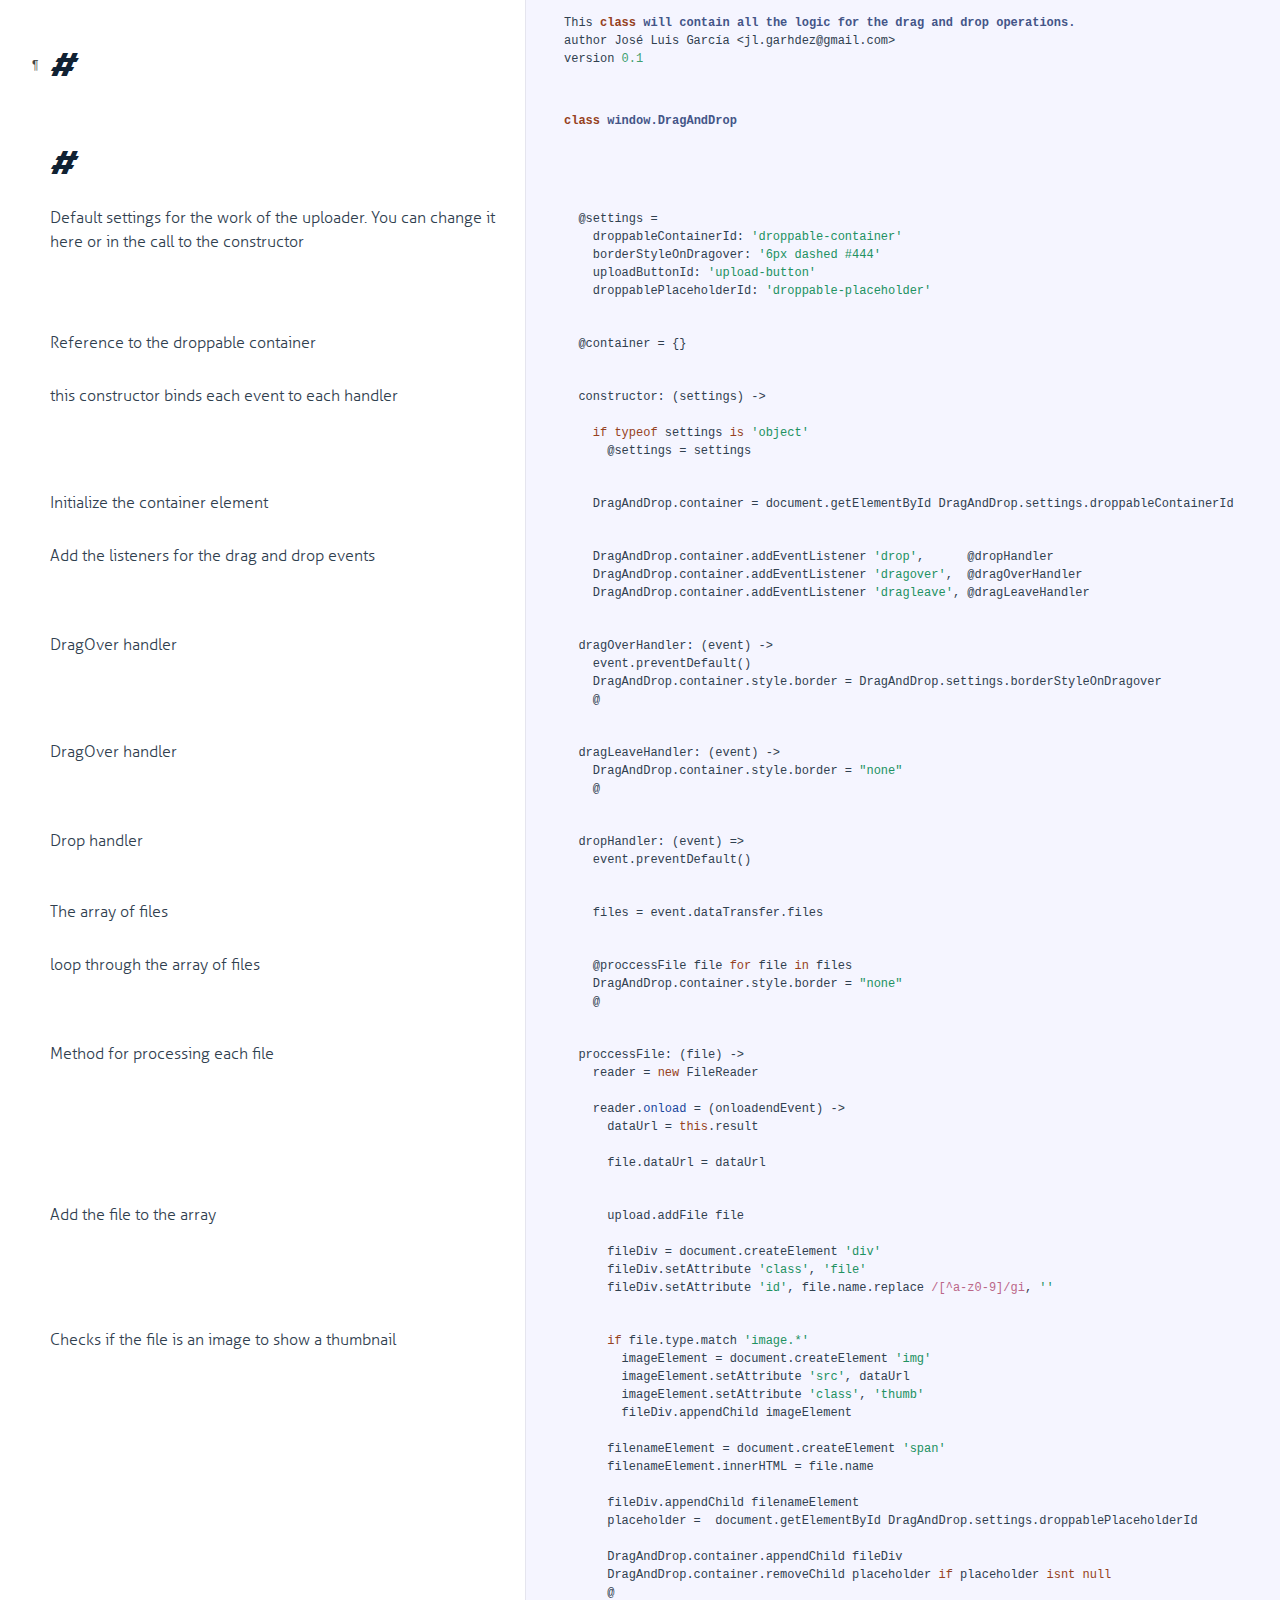
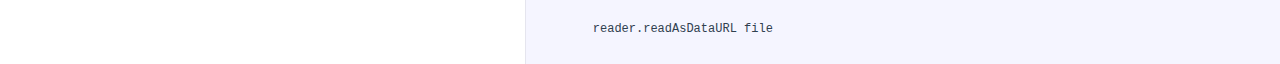
<file: docs/dragandrop.html>
<!DOCTYPE html>

<html>
<head>
  <title>#</title>
  <meta http-equiv="content-type" content="text/html; charset=UTF-8">
  <meta name="viewport" content="width=device-width, target-densitydpi=160dpi, initial-scale=1.0; maximum-scale=1.0; user-scalable=0;">
  <link rel="stylesheet" media="all" href="docco.css" />
</head>
<body>
  <div id="container">
    <div id="background"></div>
    
    <ul class="sections">
        
        
        
        <li id="section-1">
            <div class="annotation">
              
              <div class="pilwrap for-h1">
                <a class="pilcrow" href="#section-1">&#182;</a>
              </div>
              <h1>#</h1>

            </div>
            
            <div class="content"><div class='highlight'><pre>This <span class="class"><span class="keyword">class</span> <span class="title">will</span> <span class="title">contain</span> <span class="title">all</span> <span class="title">the</span> <span class="title">logic</span> <span class="title">for</span> <span class="title">the</span> <span class="title">drag</span> <span class="title">and</span> <span class="title">drop</span> <span class="title">operations</span>. </span>
author José Luis García &lt;jl.garhdez<span class="property">@gmail</span>.com&gt;
version <span class="number">0.1</span></pre></div></div>
            
        </li>
        
        
        <li id="section-2">
            <div class="annotation">
              
              <div class="pilwrap for-h1">
                <a class="pilcrow" href="#section-2">&#182;</a>
              </div>
              <h1>#</h1>

            </div>
            
            <div class="content"><div class='highlight'><pre><span class="class"><span class="keyword">class</span> <span class="title">window</span>.<span class="title">DragAndDrop</span></span></pre></div></div>
            
        </li>
        
        
        <li id="section-3">
            <div class="annotation">
              
              <div class="pilwrap ">
                <a class="pilcrow" href="#section-3">&#182;</a>
              </div>
              <p>Default settings for the work of the uploader. You can change it here or in
the call to the constructor</p>

            </div>
            
            <div class="content"><div class='highlight'><pre>  <span class="property">@settings</span> =
    droppableContainerId: <span class="string">'droppable-container'</span>
    borderStyleOnDragover: <span class="string">'6px dashed #444'</span>
    uploadButtonId: <span class="string">'upload-button'</span>
    droppablePlaceholderId: <span class="string">'droppable-placeholder'</span></pre></div></div>
            
        </li>
        
        
        <li id="section-4">
            <div class="annotation">
              
              <div class="pilwrap ">
                <a class="pilcrow" href="#section-4">&#182;</a>
              </div>
              <p>Reference to the droppable container</p>

            </div>
            
            <div class="content"><div class='highlight'><pre>  <span class="property">@container</span> = {}</pre></div></div>
            
        </li>
        
        
        <li id="section-5">
            <div class="annotation">
              
              <div class="pilwrap ">
                <a class="pilcrow" href="#section-5">&#182;</a>
              </div>
              <p>this constructor binds each event to each handler</p>

            </div>
            
            <div class="content"><div class='highlight'><pre>  constructor: (settings) -&gt;

    <span class="keyword">if</span> <span class="keyword">typeof</span> settings <span class="keyword">is</span> <span class="string">'object'</span>
      <span class="property">@settings</span> = settings</pre></div></div>
            
        </li>
        
        
        <li id="section-6">
            <div class="annotation">
              
              <div class="pilwrap ">
                <a class="pilcrow" href="#section-6">&#182;</a>
              </div>
              <p>Initialize the container element</p>

            </div>
            
            <div class="content"><div class='highlight'><pre>    DragAndDrop.container = document.getElementById DragAndDrop.settings.droppableContainerId</pre></div></div>
            
        </li>
        
        
        <li id="section-7">
            <div class="annotation">
              
              <div class="pilwrap ">
                <a class="pilcrow" href="#section-7">&#182;</a>
              </div>
              <p>Add the listeners for the drag and drop events</p>

            </div>
            
            <div class="content"><div class='highlight'><pre>    DragAndDrop.container.addEventListener <span class="string">'drop'</span>,      <span class="property">@dropHandler</span>
    DragAndDrop.container.addEventListener <span class="string">'dragover'</span>,  <span class="property">@dragOverHandler</span>
    DragAndDrop.container.addEventListener <span class="string">'dragleave'</span>, <span class="property">@dragLeaveHandler</span></pre></div></div>
            
        </li>
        
        
        <li id="section-8">
            <div class="annotation">
              
              <div class="pilwrap ">
                <a class="pilcrow" href="#section-8">&#182;</a>
              </div>
              <p>DragOver handler</p>

            </div>
            
            <div class="content"><div class='highlight'><pre>  dragOverHandler: (event) -&gt;
    event.preventDefault()
    DragAndDrop.container.style.border = DragAndDrop.settings.borderStyleOnDragover
    @</pre></div></div>
            
        </li>
        
        
        <li id="section-9">
            <div class="annotation">
              
              <div class="pilwrap ">
                <a class="pilcrow" href="#section-9">&#182;</a>
              </div>
              <p>DragOver handler</p>

            </div>
            
            <div class="content"><div class='highlight'><pre>  dragLeaveHandler: (event) -&gt;
    DragAndDrop.container.style.border = <span class="string">"none"</span>
    @</pre></div></div>
            
        </li>
        
        
        <li id="section-10">
            <div class="annotation">
              
              <div class="pilwrap ">
                <a class="pilcrow" href="#section-10">&#182;</a>
              </div>
              <p>Drop handler</p>

            </div>
            
            <div class="content"><div class='highlight'><pre>  dropHandler: (event) =&gt;
    event.preventDefault()</pre></div></div>
            
        </li>
        
        
        <li id="section-11">
            <div class="annotation">
              
              <div class="pilwrap ">
                <a class="pilcrow" href="#section-11">&#182;</a>
              </div>
              <p>The array of files</p>

            </div>
            
            <div class="content"><div class='highlight'><pre>    files = event.dataTransfer.files</pre></div></div>
            
        </li>
        
        
        <li id="section-12">
            <div class="annotation">
              
              <div class="pilwrap ">
                <a class="pilcrow" href="#section-12">&#182;</a>
              </div>
              <p>loop through the array of files</p>

            </div>
            
            <div class="content"><div class='highlight'><pre>    <span class="property">@proccessFile</span> file <span class="keyword">for</span> file <span class="keyword">in</span> files
    DragAndDrop.container.style.border = <span class="string">"none"</span>
    @</pre></div></div>
            
        </li>
        
        
        <li id="section-13">
            <div class="annotation">
              
              <div class="pilwrap ">
                <a class="pilcrow" href="#section-13">&#182;</a>
              </div>
              <p>Method for processing each file</p>

            </div>
            
            <div class="content"><div class='highlight'><pre>  proccessFile: (file) -&gt;
    reader = <span class="keyword">new</span> FileReader

    reader.<span class="function"><span class="title">onload</span></span> = (onloadendEvent) -&gt;
      dataUrl = <span class="keyword">this</span>.result

      file.dataUrl = dataUrl</pre></div></div>
            
        </li>
        
        
        <li id="section-14">
            <div class="annotation">
              
              <div class="pilwrap ">
                <a class="pilcrow" href="#section-14">&#182;</a>
              </div>
              <p>Add the file to the array</p>

            </div>
            
            <div class="content"><div class='highlight'><pre>      upload.addFile file

      fileDiv = document.createElement <span class="string">'div'</span>
      fileDiv.setAttribute <span class="string">'class'</span>, <span class="string">'file'</span>
      fileDiv.setAttribute <span class="string">'id'</span>, file.name.replace <span class="regexp">/[^a-z0-9]/gi</span>, <span class="string">''</span></pre></div></div>
            
        </li>
        
        
        <li id="section-15">
            <div class="annotation">
              
              <div class="pilwrap ">
                <a class="pilcrow" href="#section-15">&#182;</a>
              </div>
              <p>Checks if the file is an image to show a thumbnail</p>

            </div>
            
            <div class="content"><div class='highlight'><pre>      <span class="keyword">if</span> file.type.match <span class="string">'image.*'</span>
        imageElement = document.createElement <span class="string">'img'</span>
        imageElement.setAttribute <span class="string">'src'</span>, dataUrl
        imageElement.setAttribute <span class="string">'class'</span>, <span class="string">'thumb'</span>
        fileDiv.appendChild imageElement

      filenameElement = document.createElement <span class="string">'span'</span>
      filenameElement.innerHTML = file.name

      fileDiv.appendChild filenameElement
      placeholder =  document.getElementById DragAndDrop.settings.droppablePlaceholderId

      DragAndDrop.container.appendChild fileDiv
      DragAndDrop.container.removeChild placeholder <span class="keyword">if</span> placeholder <span class="keyword">isnt</span> <span class="literal">null</span>
      @

    reader.readAsDataURL file</pre></div></div>
            
        </li>
        
    </ul>
  </div>
</body>
</html>
</file>
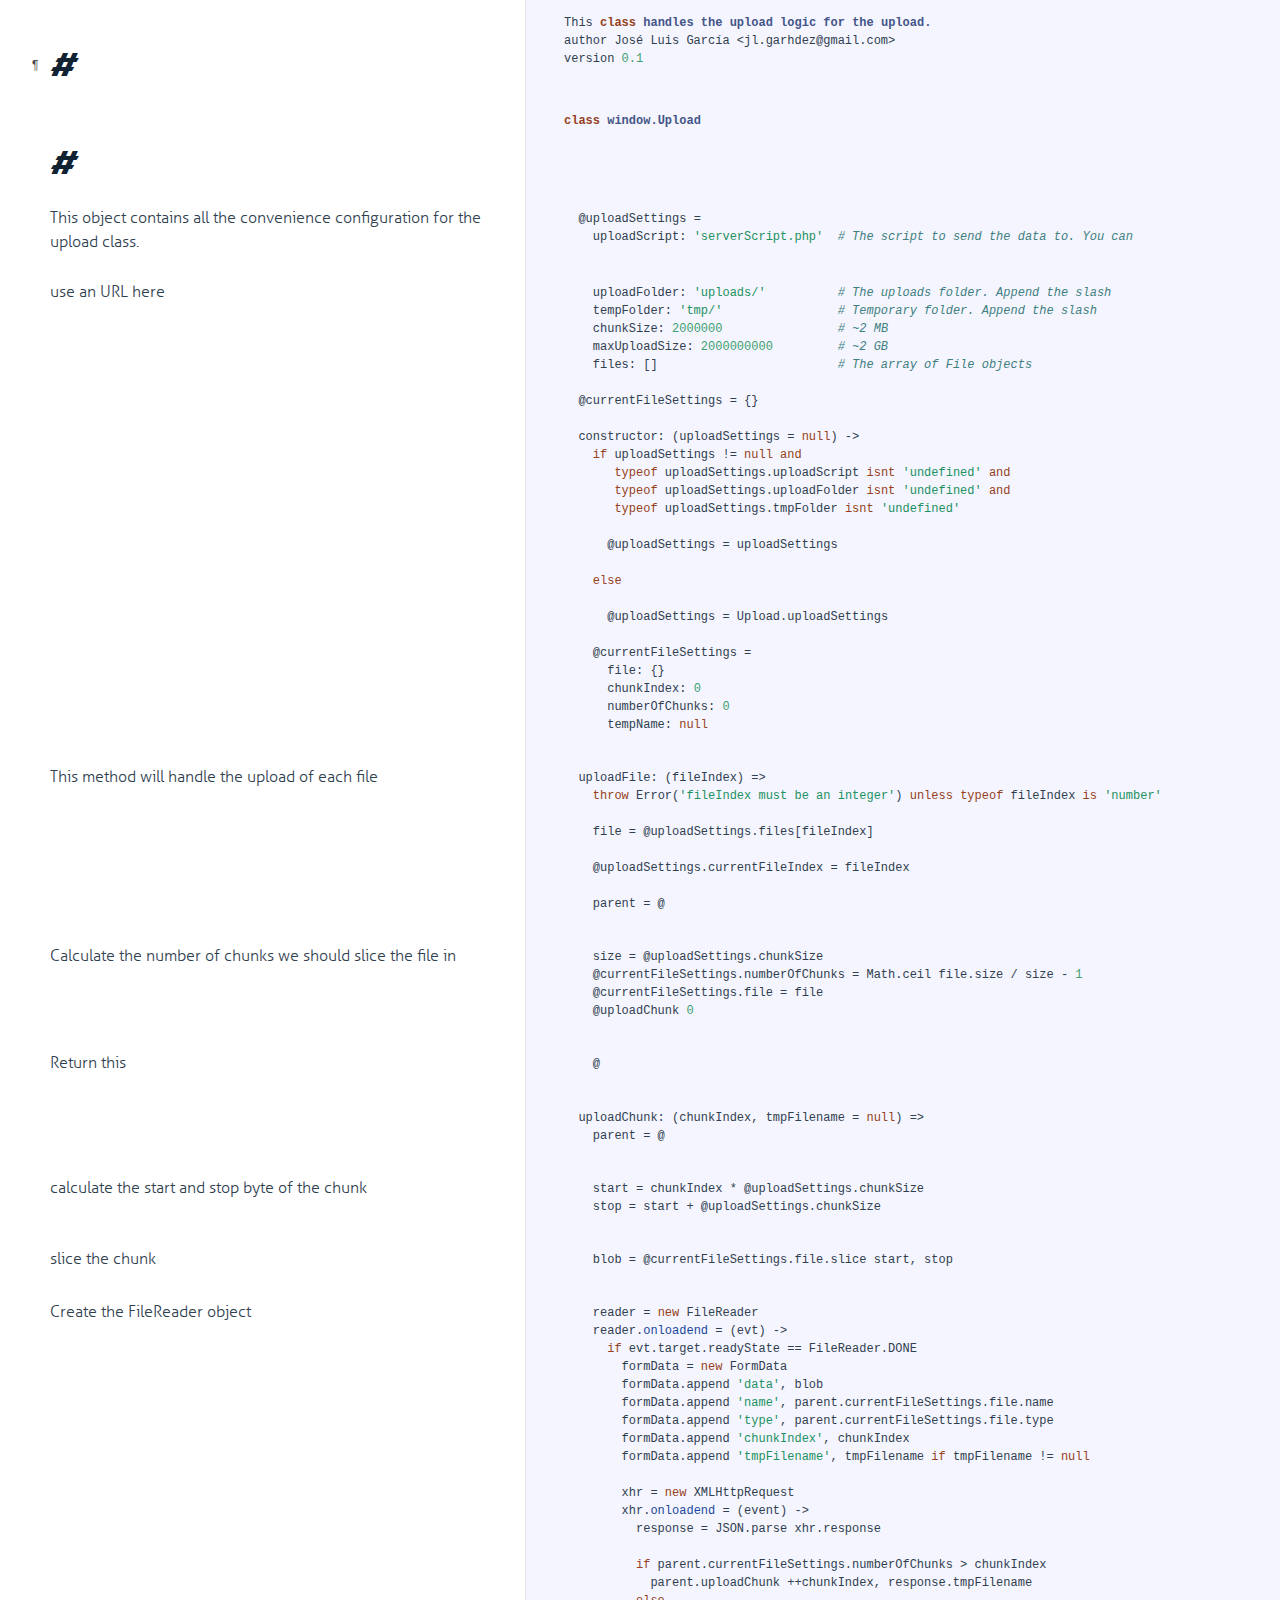
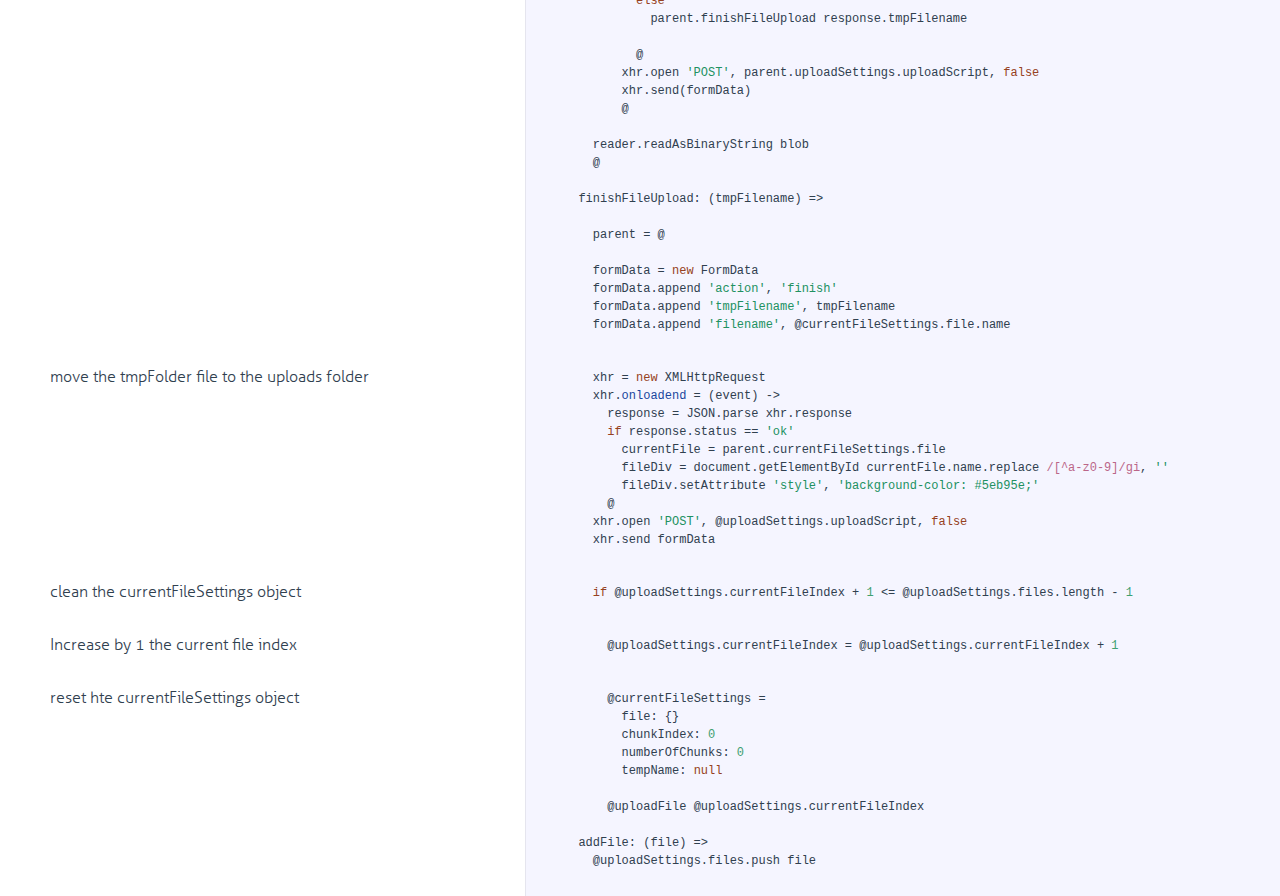
<file: docs/upload.html>
<!DOCTYPE html>

<html>
<head>
  <title>#</title>
  <meta http-equiv="content-type" content="text/html; charset=UTF-8">
  <meta name="viewport" content="width=device-width, target-densitydpi=160dpi, initial-scale=1.0; maximum-scale=1.0; user-scalable=0;">
  <link rel="stylesheet" media="all" href="docco.css" />
</head>
<body>
  <div id="container">
    <div id="background"></div>
    
    <ul class="sections">
        
        
        
        <li id="section-1">
            <div class="annotation">
              
              <div class="pilwrap for-h1">
                <a class="pilcrow" href="#section-1">&#182;</a>
              </div>
              <h1>#</h1>

            </div>
            
            <div class="content"><div class='highlight'><pre>This <span class="class"><span class="keyword">class</span> <span class="title">handles</span> <span class="title">the</span> <span class="title">upload</span> <span class="title">logic</span> <span class="title">for</span> <span class="title">the</span> <span class="title">upload</span>.</span>
author José Luis García &lt;jl.garhdez<span class="property">@gmail</span>.com&gt;
version <span class="number">0.1</span></pre></div></div>
            
        </li>
        
        
        <li id="section-2">
            <div class="annotation">
              
              <div class="pilwrap for-h1">
                <a class="pilcrow" href="#section-2">&#182;</a>
              </div>
              <h1>#</h1>

            </div>
            
            <div class="content"><div class='highlight'><pre><span class="class"><span class="keyword">class</span> <span class="title">window</span>.<span class="title">Upload</span></span></pre></div></div>
            
        </li>
        
        
        <li id="section-3">
            <div class="annotation">
              
              <div class="pilwrap ">
                <a class="pilcrow" href="#section-3">&#182;</a>
              </div>
              <p>This object contains all the convenience configuration for the upload class.</p>

            </div>
            
            <div class="content"><div class='highlight'><pre>  <span class="property">@uploadSettings</span> =
    uploadScript: <span class="string">'serverScript.php'</span>  <span class="comment"># The script to send the data to. You can</span></pre></div></div>
            
        </li>
        
        
        <li id="section-4">
            <div class="annotation">
              
              <div class="pilwrap ">
                <a class="pilcrow" href="#section-4">&#182;</a>
              </div>
              <p>use an URL here</p>

            </div>
            
            <div class="content"><div class='highlight'><pre>    uploadFolder: <span class="string">'uploads/'</span>          <span class="comment"># The uploads folder. Append the slash</span>
    tempFolder: <span class="string">'tmp/'</span>                <span class="comment"># Temporary folder. Append the slash</span>
    chunkSize: <span class="number">2000000</span>                <span class="comment"># ~2 MB</span>
    maxUploadSize: <span class="number">2000000000</span>         <span class="comment"># ~2 GB</span>
    files: []                         <span class="comment"># The array of File objects</span>

  <span class="property">@currentFileSettings</span> = {}

  constructor: (uploadSettings = <span class="literal">null</span>) -&gt;
    <span class="keyword">if</span> uploadSettings != <span class="literal">null</span> <span class="keyword">and</span>
       <span class="keyword">typeof</span> uploadSettings.uploadScript <span class="keyword">isnt</span> <span class="string">'undefined'</span> <span class="keyword">and</span>
       <span class="keyword">typeof</span> uploadSettings.uploadFolder <span class="keyword">isnt</span> <span class="string">'undefined'</span> <span class="keyword">and</span>
       <span class="keyword">typeof</span> uploadSettings.tmpFolder <span class="keyword">isnt</span> <span class="string">'undefined'</span>

      <span class="property">@uploadSettings</span> = uploadSettings

    <span class="keyword">else</span>

      <span class="property">@uploadSettings</span> = Upload.uploadSettings

    <span class="property">@currentFileSettings</span> =
      file: {}
      chunkIndex: <span class="number">0</span>
      numberOfChunks: <span class="number">0</span>
      tempName: <span class="literal">null</span></pre></div></div>
            
        </li>
        
        
        <li id="section-5">
            <div class="annotation">
              
              <div class="pilwrap ">
                <a class="pilcrow" href="#section-5">&#182;</a>
              </div>
              <p>This method will handle the upload of each file</p>

            </div>
            
            <div class="content"><div class='highlight'><pre>  uploadFile: (fileIndex) =&gt;
    <span class="keyword">throw</span> Error(<span class="string">'fileIndex must be an integer'</span>) <span class="keyword">unless</span> <span class="keyword">typeof</span> fileIndex <span class="keyword">is</span> <span class="string">'number'</span>

    file = <span class="property">@uploadSettings</span>.files[fileIndex]

    <span class="property">@uploadSettings</span>.currentFileIndex = fileIndex

    parent = @</pre></div></div>
            
        </li>
        
        
        <li id="section-6">
            <div class="annotation">
              
              <div class="pilwrap ">
                <a class="pilcrow" href="#section-6">&#182;</a>
              </div>
              <p>Calculate the number of chunks we should slice the file in</p>

            </div>
            
            <div class="content"><div class='highlight'><pre>    size = <span class="property">@uploadSettings</span>.chunkSize
    <span class="property">@currentFileSettings</span>.numberOfChunks = Math.ceil file.size / size - <span class="number">1</span>
    <span class="property">@currentFileSettings</span>.file = file
    <span class="property">@uploadChunk</span> <span class="number">0</span></pre></div></div>
            
        </li>
        
        
        <li id="section-7">
            <div class="annotation">
              
              <div class="pilwrap ">
                <a class="pilcrow" href="#section-7">&#182;</a>
              </div>
              <p>Return this</p>

            </div>
            
            <div class="content"><div class='highlight'><pre>    @


  uploadChunk: (chunkIndex, tmpFilename = <span class="literal">null</span>) =&gt;
    parent = @</pre></div></div>
            
        </li>
        
        
        <li id="section-8">
            <div class="annotation">
              
              <div class="pilwrap ">
                <a class="pilcrow" href="#section-8">&#182;</a>
              </div>
              <p>calculate the start and stop byte of the chunk</p>

            </div>
            
            <div class="content"><div class='highlight'><pre>    start = chunkIndex * <span class="property">@uploadSettings</span>.chunkSize
    stop = start + <span class="property">@uploadSettings</span>.chunkSize</pre></div></div>
            
        </li>
        
        
        <li id="section-9">
            <div class="annotation">
              
              <div class="pilwrap ">
                <a class="pilcrow" href="#section-9">&#182;</a>
              </div>
              <p>slice the chunk</p>

            </div>
            
            <div class="content"><div class='highlight'><pre>    blob = <span class="property">@currentFileSettings</span>.file.slice start, stop</pre></div></div>
            
        </li>
        
        
        <li id="section-10">
            <div class="annotation">
              
              <div class="pilwrap ">
                <a class="pilcrow" href="#section-10">&#182;</a>
              </div>
              <p>Create the FileReader object</p>

            </div>
            
            <div class="content"><div class='highlight'><pre>    reader = <span class="keyword">new</span> FileReader
    reader.<span class="function"><span class="title">onloadend</span></span> = (evt) -&gt;
      <span class="keyword">if</span> evt.target.readyState == FileReader.DONE
        formData = <span class="keyword">new</span> FormData
        formData.append <span class="string">'data'</span>, blob
        formData.append <span class="string">'name'</span>, parent.currentFileSettings.file.name
        formData.append <span class="string">'type'</span>, parent.currentFileSettings.file.type
        formData.append <span class="string">'chunkIndex'</span>, chunkIndex
        formData.append <span class="string">'tmpFilename'</span>, tmpFilename <span class="keyword">if</span> tmpFilename != <span class="literal">null</span>

        xhr = <span class="keyword">new</span> XMLHttpRequest
        xhr.<span class="function"><span class="title">onloadend</span></span> = (event) -&gt;
          response = JSON.parse xhr.response

          <span class="keyword">if</span> parent.currentFileSettings.numberOfChunks &gt; chunkIndex
            parent.uploadChunk ++chunkIndex, response.tmpFilename
          <span class="keyword">else</span>
            parent.finishFileUpload response.tmpFilename

          @
        xhr.open <span class="string">'POST'</span>, parent.uploadSettings.uploadScript, <span class="literal">false</span>
        xhr.send(formData)
        @

    reader.readAsBinaryString blob
    @

  finishFileUpload: (tmpFilename) =&gt;

    parent = @

    formData = <span class="keyword">new</span> FormData
    formData.append <span class="string">'action'</span>, <span class="string">'finish'</span>
    formData.append <span class="string">'tmpFilename'</span>, tmpFilename
    formData.append <span class="string">'filename'</span>, <span class="property">@currentFileSettings</span>.file.name</pre></div></div>
            
        </li>
        
        
        <li id="section-11">
            <div class="annotation">
              
              <div class="pilwrap ">
                <a class="pilcrow" href="#section-11">&#182;</a>
              </div>
              <p>move the tmpFolder file to the uploads folder</p>

            </div>
            
            <div class="content"><div class='highlight'><pre>    xhr = <span class="keyword">new</span> XMLHttpRequest
    xhr.<span class="function"><span class="title">onloadend</span></span> = (event) -&gt;
      response = JSON.parse xhr.response
      <span class="keyword">if</span> response.status == <span class="string">'ok'</span>
        currentFile = parent.currentFileSettings.file
        fileDiv = document.getElementById currentFile.name.replace <span class="regexp">/[^a-z0-9]/gi</span>, <span class="string">''</span>
        fileDiv.setAttribute <span class="string">'style'</span>, <span class="string">'background-color: #5eb95e;'</span>
      @
    xhr.open <span class="string">'POST'</span>, <span class="property">@uploadSettings</span>.uploadScript, <span class="literal">false</span>
    xhr.send formData</pre></div></div>
            
        </li>
        
        
        <li id="section-12">
            <div class="annotation">
              
              <div class="pilwrap ">
                <a class="pilcrow" href="#section-12">&#182;</a>
              </div>
              <p>clean the currentFileSettings object</p>

            </div>
            
            <div class="content"><div class='highlight'><pre>    <span class="keyword">if</span> <span class="property">@uploadSettings</span>.currentFileIndex + <span class="number">1</span> &lt;= <span class="property">@uploadSettings</span>.files.length - <span class="number">1</span></pre></div></div>
            
        </li>
        
        
        <li id="section-13">
            <div class="annotation">
              
              <div class="pilwrap ">
                <a class="pilcrow" href="#section-13">&#182;</a>
              </div>
              <p>Increase by 1 the current file index</p>

            </div>
            
            <div class="content"><div class='highlight'><pre>      <span class="property">@uploadSettings</span>.currentFileIndex = <span class="property">@uploadSettings</span>.currentFileIndex + <span class="number">1</span></pre></div></div>
            
        </li>
        
        
        <li id="section-14">
            <div class="annotation">
              
              <div class="pilwrap ">
                <a class="pilcrow" href="#section-14">&#182;</a>
              </div>
              <p>reset hte currentFileSettings object</p>

            </div>
            
            <div class="content"><div class='highlight'><pre>      <span class="property">@currentFileSettings</span> =
        file: {}
        chunkIndex: <span class="number">0</span>
        numberOfChunks: <span class="number">0</span>
        tempName: <span class="literal">null</span>

      <span class="property">@uploadFile</span> <span class="property">@uploadSettings</span>.currentFileIndex

  addFile: (file) =&gt;
    <span class="property">@uploadSettings</span>.files.push file</pre></div></div>
            
        </li>
        
    </ul>
  </div>
</body>
</html>
</file>
<file: docs/docco.css>
/*--------------------- Typography ----------------------------*/

@font-face {
    font-family: 'aller-light';
    src: url('public/fonts/aller-light.eot');
    src: url('public/fonts/aller-light.eot?#iefix') format('embedded-opentype'),
         url('public/fonts/aller-light.woff') format('woff'),
         url('public/fonts/aller-light.ttf') format('truetype');
    font-weight: normal;
    font-style: normal;
}

@font-face {
    font-family: 'aller-bold';
    src: url('public/fonts/aller-bold.eot');
    src: url('public/fonts/aller-bold.eot?#iefix') format('embedded-opentype'),
         url('public/fonts/aller-bold.woff') format('woff'),
         url('public/fonts/aller-bold.ttf') format('truetype');
    font-weight: normal;
    font-style: normal;
}

@font-face {
    font-family: 'novecento-bold';
    src: url('public/fonts/novecento-bold.eot');
    src: url('public/fonts/novecento-bold.eot?#iefix') format('embedded-opentype'),
         url('public/fonts/novecento-bold.woff') format('woff'),
         url('public/fonts/novecento-bold.ttf') format('truetype');
    font-weight: normal;
    font-style: normal;
}

/*--------------------- Layout ----------------------------*/
html { height: 100%; }
body {
  font-family: "aller-light";
  font-size: 14px;
  line-height: 18px;
  color: #30404f;
  margin: 0; padding: 0;
  height:100%;
}
#container { min-height: 100%; }

a {
  color: #000;
}

b, strong {
  font-weight: normal;
  font-family: "aller-bold";
}

p, ul, ol {
  margin: 15px 0 0px;
}

h1, h2, h3, h4, h5, h6 {
  color: #112233;
  line-height: 1em;
  font-weight: normal;
  font-family: "novecento-bold";
  text-transform: uppercase;
  margin: 30px 0 15px 0;
}

h1 {
  margin-top: 40px;
}

hr {
  border: 0;
  background: 1px solid #ddd;
  height: 1px;
  margin: 20px 0;
}

pre, tt, code {
  font-size: 12px; line-height: 16px;
  font-family: Menlo, Monaco, Consolas, "Lucida Console", monospace;
  margin: 0; padding: 0;
}
  .annotation pre {
    display: block;
    margin: 0;
    padding: 7px 10px;
    background: #fcfcfc;
    -moz-box-shadow:    inset 0 0 10px rgba(0,0,0,0.1);
    -webkit-box-shadow: inset 0 0 10px rgba(0,0,0,0.1);
    box-shadow:         inset 0 0 10px rgba(0,0,0,0.1);
    overflow-x: auto;
  }
    .annotation pre code {
      border: 0;
      padding: 0;
      background: transparent;
    }


blockquote {
  border-left: 5px solid #ccc;
  margin: 0;
  padding: 1px 0 1px 1em;
}
  .sections blockquote p {
    font-family: Menlo, Consolas, Monaco, monospace;
    font-size: 12px; line-height: 16px;
    color: #999;
    margin: 10px 0 0;
    white-space: pre-wrap;
  }

ul.sections {
  list-style: none;
  padding:0 0 5px 0;;
  margin:0;
}

/*
  Force border-box so that % widths fit the parent
  container without overlap because of margin/padding.

  More Info : http://www.quirksmode.org/css/box.html
*/
ul.sections > li > div {
  -moz-box-sizing: border-box;    /* firefox */
  -ms-box-sizing: border-box;     /* ie */
  -webkit-box-sizing: border-box; /* webkit */
  -khtml-box-sizing: border-box;  /* konqueror */
  box-sizing: border-box;         /* css3 */
}


/*---------------------- Jump Page -----------------------------*/
#jump_to, #jump_page {
  margin: 0;
  background: white;
  -webkit-box-shadow: 0 0 25px #777; -moz-box-shadow: 0 0 25px #777;
  -webkit-border-bottom-left-radius: 5px; -moz-border-radius-bottomleft: 5px;
  font: 16px Arial;
  cursor: pointer;
  text-align: right;
  list-style: none;
}

#jump_to a {
  text-decoration: none;
}

#jump_to a.large {
  display: none;
}
#jump_to a.small {
  font-size: 22px;
  font-weight: bold;
  color: #676767;
}

#jump_to, #jump_wrapper {
  position: fixed;
  right: 0; top: 0;
  padding: 10px 15px;
  margin:0;
}

#jump_wrapper {
  display: none;
  padding:0;
}

#jump_to:hover #jump_wrapper {
  display: block;
}

#jump_page {
  padding: 5px 0 3px;
  margin: 0 0 25px 25px;
}

#jump_page .source {
  display: block;
  padding: 15px;
  text-decoration: none;
  border-top: 1px solid #eee;
}

#jump_page .source:hover {
  background: #f5f5ff;
}

#jump_page .source:first-child {
}

/*---------------------- Low resolutions (> 320px) ---------------------*/
@media only screen and (min-width: 320px) {
  .pilwrap { display: none; }

  ul.sections > li > div {
    display: block;
    padding:5px 10px 0 10px;
  }

  ul.sections > li > div.annotation ul, ul.sections > li > div.annotation ol {
    padding-left: 30px;
  }

  ul.sections > li > div.content {
    background: #f5f5ff;
    overflow-x:auto;
    -webkit-box-shadow: inset 0 0 5px #e5e5ee;
    box-shadow: inset 0 0 5px #e5e5ee;
    border: 1px solid #dedede;
    margin:5px 10px 5px 10px;
    padding-bottom: 5px;
  }

  ul.sections > li > div.annotation pre {
    margin: 7px 0 7px;
    padding-left: 15px;
  }

  ul.sections > li > div.annotation p tt, .annotation code {
    background: #f8f8ff;
    border: 1px solid #dedede;
    font-size: 12px;
    padding: 0 0.2em;
  }
}

/*----------------------  (> 481px) ---------------------*/
@media only screen and (min-width: 481px) {
  #container {
    position: relative;
  }
  body {
    background-color: #F5F5FF;
    font-size: 15px;
    line-height: 21px;
  }
  pre, tt, code {
    line-height: 18px;
  }
  p, ul, ol {
    margin: 0 0 15px;
  }


  #jump_to {
    padding: 5px 10px;
  }
  #jump_wrapper {
    padding: 0;
  }
  #jump_to, #jump_page {
    font: 10px Arial;
    text-transform: uppercase;
  }
  #jump_page .source {
    padding: 5px 10px;
  }
  #jump_to a.large {
    display: inline-block;
  }
  #jump_to a.small {
    display: none;
  }



  #background {
    position: absolute;
    top: 0; bottom: 0;
    width: 350px;
    background: #fff;
    border-right: 1px solid #e5e5ee;
    z-index: -1;
  }

  ul.sections > li > div.annotation ul, ul.sections > li > div.annotation ol {
    padding-left: 40px;
  }

  ul.sections > li {
    white-space: nowrap;
  }

  ul.sections > li > div {
    display: inline-block;
  }

  ul.sections > li > div.annotation {
    max-width: 350px;
    min-width: 350px;
    min-height: 5px;
    padding: 13px;
    overflow-x: hidden;
    white-space: normal;
    vertical-align: top;
    text-align: left;
  }
  ul.sections > li > div.annotation pre {
    margin: 15px 0 15px;
    padding-left: 15px;
  }

  ul.sections > li > div.content {
    padding: 13px;
    vertical-align: top;
    background: #f5f5ff;
    border: none;
    -webkit-box-shadow: none;
    box-shadow: none;
  }

  .pilwrap {
    position: relative;
    display: inline;
  }

  .pilcrow {
    font: 12px Arial;
    text-decoration: none;
    color: #454545;
    position: absolute;
    top: 3px; left: -20px;
    padding: 1px 2px;
    opacity: 0;
    -webkit-transition: opacity 0.2s linear;
  }
    .for-h1 .pilcrow {
      top: 47px;
    }
    .for-h2 .pilcrow, .for-h3 .pilcrow, .for-h4 .pilcrow {
      top: 35px;
    }

  ul.sections > li > div.annotation:hover .pilcrow {
    opacity: 1;
  }
}

/*---------------------- (> 1025px) ---------------------*/
@media only screen and (min-width: 1025px) {

  body {
    font-size: 16px;
    line-height: 24px;
  }

  #background {
    width: 525px;
  }
  ul.sections > li > div.annotation {
    max-width: 525px;
    min-width: 525px;
    padding: 10px 25px 1px 50px;
  }
  ul.sections > li > div.content {
    padding: 9px 15px 16px 25px;
  }
}

/*---------------------- Syntax Highlighting -----------------------------*/

td.linenos { background-color: #f0f0f0; padding-right: 10px; }
span.lineno { background-color: #f0f0f0; padding: 0 5px 0 5px; }
/*

github.com style (c) Vasily Polovnyov <vast@whiteants.net>

*/

pre code {
  display: block; padding: 0.5em;
  color: #000;
  background: #f8f8ff
}

pre .comment,
pre .template_comment,
pre .diff .header,
pre .javadoc {
  color: #408080;
  font-style: italic
}

pre .keyword,
pre .assignment,
pre .literal,
pre .css .rule .keyword,
pre .winutils,
pre .javascript .title,
pre .lisp .title,
pre .subst {
  color: #954121;
  /*font-weight: bold*/
}

pre .number,
pre .hexcolor {
  color: #40a070
}

pre .string,
pre .tag .value,
pre .phpdoc,
pre .tex .formula {
  color: #219161;
}

pre .title,
pre .id {
  color: #19469D;
}
pre .params {
  color: #00F;
}

pre .javascript .title,
pre .lisp .title,
pre .subst {
  font-weight: normal
}

pre .class .title,
pre .haskell .label,
pre .tex .command {
  color: #458;
  font-weight: bold
}

pre .tag,
pre .tag .title,
pre .rules .property,
pre .django .tag .keyword {
  color: #000080;
  font-weight: normal
}

pre .attribute,
pre .variable,
pre .instancevar,
pre .lisp .body {
  color: #008080
}

pre .regexp {
  color: #B68
}

pre .class {
  color: #458;
  font-weight: bold
}

pre .symbol,
pre .ruby .symbol .string,
pre .ruby .symbol .keyword,
pre .ruby .symbol .keymethods,
pre .lisp .keyword,
pre .tex .special,
pre .input_number {
  color: #990073
}

pre .builtin,
pre .constructor,
pre .built_in,
pre .lisp .title {
  color: #0086b3
}

pre .preprocessor,
pre .pi,
pre .doctype,
pre .shebang,
pre .cdata {
  color: #999;
  font-weight: bold
}

pre .deletion {
  background: #fdd
}

pre .addition {
  background: #dfd
}

pre .diff .change {
  background: #0086b3
}

pre .chunk {
  color: #aaa
}

pre .tex .formula {
  opacity: 0.5;
}
</file>
